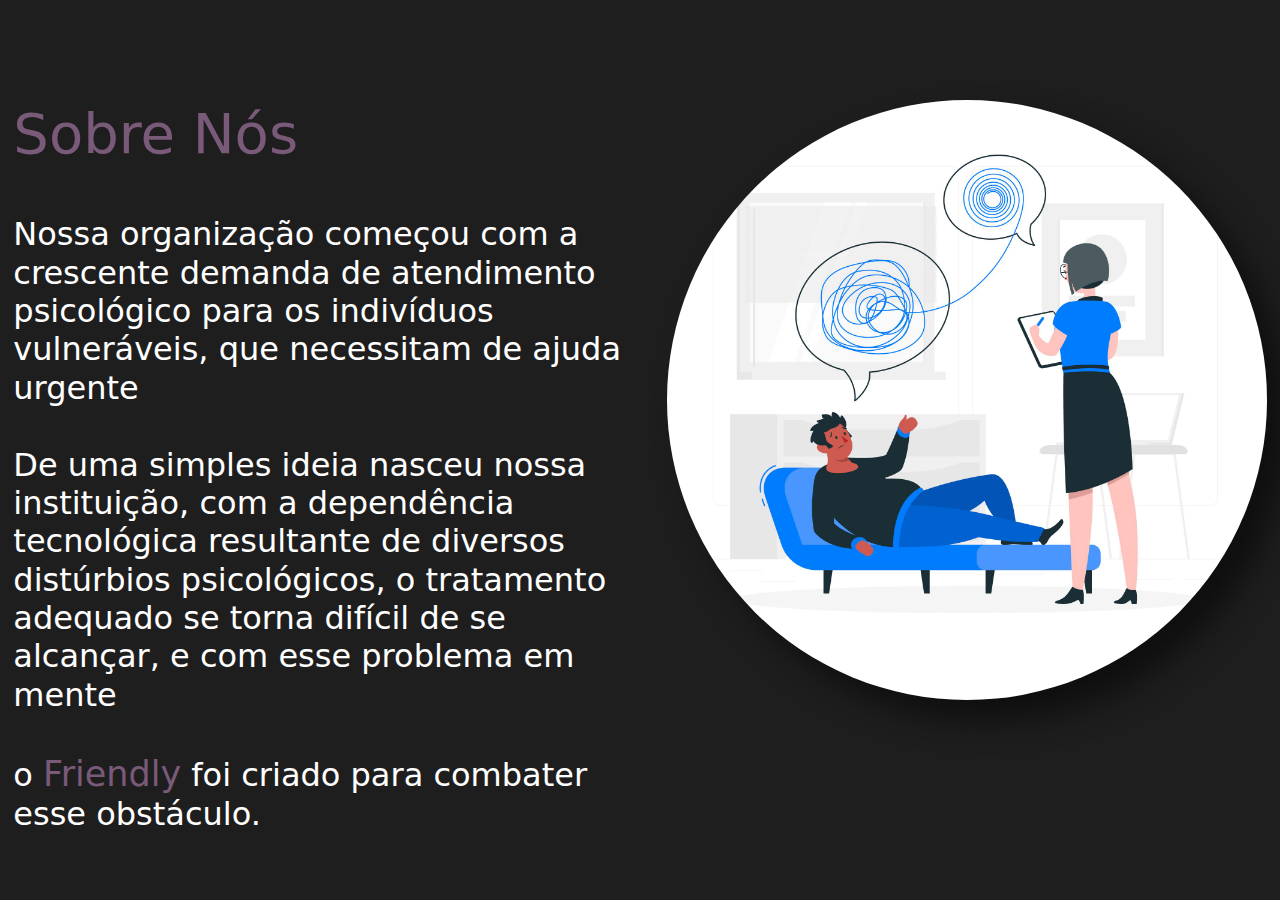
<file: about/index.html>
<!DOCTYPE html>
<html lang="en">
<head>
    <meta charset="UTF-8">
    <meta name="viewport" content="width=device-width, initial-scale=1.0">
    <link rel="stylesheet" href="style.css" />
    <link href="https://cdn.jsdelivr.net/npm/bootstrap@5.3.3/dist/css/bootstrap.min.css" rel="stylesheet" integrity="sha384-QWTKZyjpPEjISv5WaRU9OFeRpok6YctnYmDr5pNlyT2bRjXh0JMhjY6hW+ALEwIH" crossorigin="anonymous">
    <title>Sobre</title>
</head>
<body>
    <div id="navbar-placeholder"></div>
    <main>
        <div class="side-content">
            <div class="left">
                <h1>Sobre Nós</h1>
                <h2>
                    Nossa organização começou com a crescente demanda de atendimento psicológico para os indivíduos vulneráveis, que necessitam de ajuda urgente<br><br>
                    De uma simples ideia nasceu nossa instituição, com a dependência tecnológica resultante de diversos distúrbios psicológicos, o tratamento adequado se torna difícil de se alcançar, e com esse problema em mente<br><br>
                    o <span>Friendly</span> foi criado para combater esse obstáculo.
                </h2>
            </div>
            <div class="right">
                <img class="img-terapy" src="../imgs/3926904.jpg">
            </div>
        </div>
    </main>
    <div id="footer-placeholder"></div>
    <script src="../navbarImporter.js"></script>
    <script src="https://cdn.jsdelivr.net/npm/bootstrap@5.3.3/dist/js/bootstrap.bundle.min.js" integrity="sha384-YvpcrYf0tY3lHB60NNkmXc5s9fDVZLESaAA55NDzOxhy9GkcIdslK1eN7N6jIeHz" crossorigin="anonymous"></script>

</body>
</html>
</file>
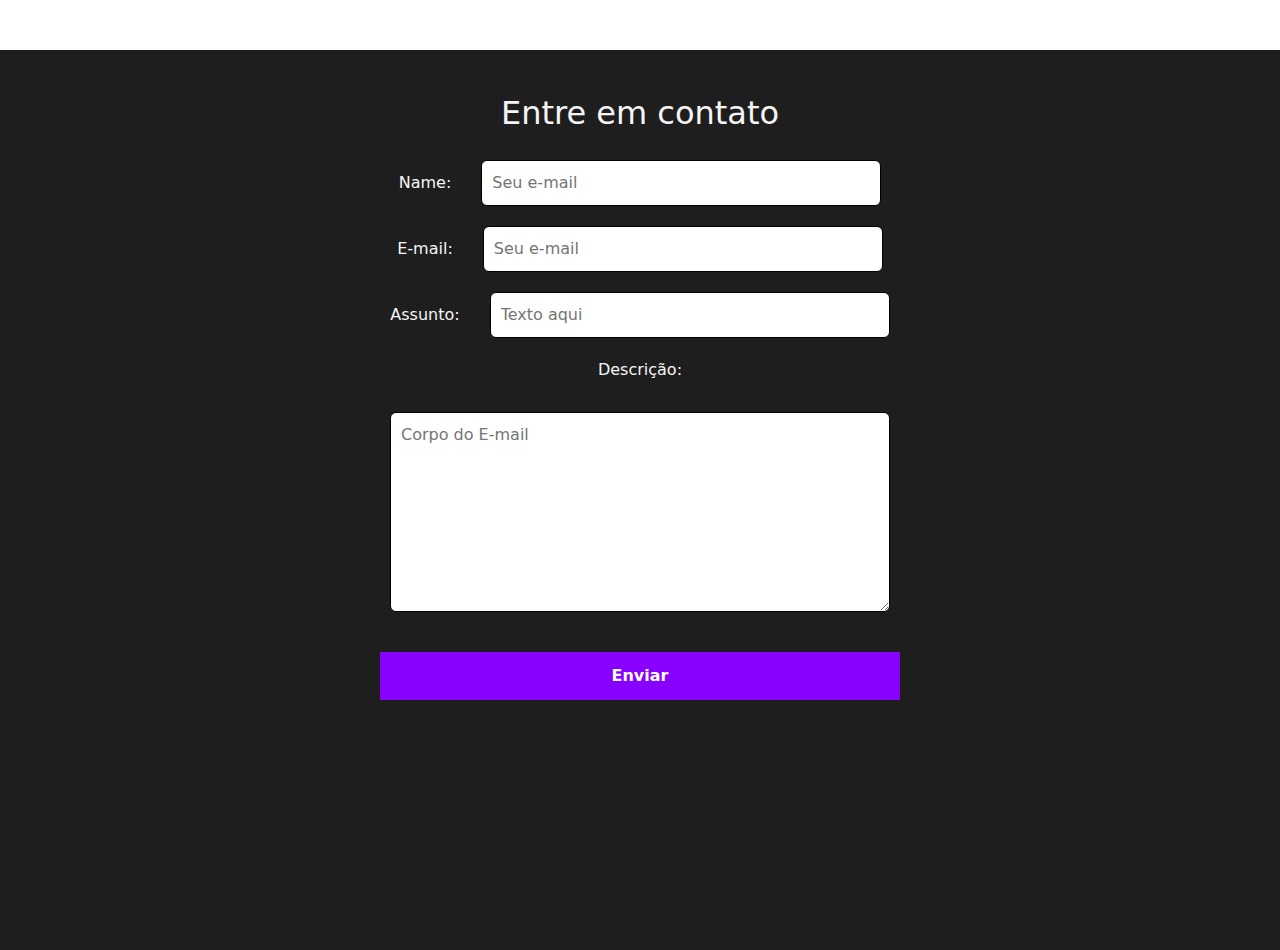
<file: contact/index.html>
<!DOCTYPE html>
<html lang="en">
<head>
    <meta charset="UTF-8">
    <meta name="viewport" content="width=device-width, initial-scale=1.0">
    <link rel="stylesheet" href="style.css"/>
    <link href="https://cdn.jsdelivr.net/npm/bootstrap@5.3.3/dist/css/bootstrap.min.css" rel="stylesheet" integrity="sha384-QWTKZyjpPEjISv5WaRU9OFeRpok6YctnYmDr5pNlyT2bRjXh0JMhjY6hW+ALEwIH" crossorigin="anonymous">
    <title>Contato</title>
</head>
<body>
    <div id="navbar-placeholder"></div>
    <main>
        <div class="inline-row">
            <img/>
            <form action="received.html" method="get">
                <h2 id="title">Entre em contato</h2>
                <div class="form-row">
                    <label>Name: </label>
                    <input id="name-input" type="text" name="name" placeholder="Seu e-mail" required/>
                </div>
                <div class="form-row">
                    <label>E-mail: </label>
                    <input id="email-input" type="email"  name="email" placeholder="Seu e-mail" required/>
                </div>
                <div class="form-row">
                    <label>Assunto: </label>
                    <input id="about-input" type="text" name="about" placeholder="Texto aqui" required/>
                </div>
                <div class="form-row" id="textarea-row">
                    <label>Descrição: </label>
                    <textarea id="textarea-email" name="textarea" placeholder="Corpo do E-mail"></textarea>
                </div>
                <div class="form-row" id="textarea-row"></div>
                    <button type="submit">Enviar</button>
                </div>
            </form>
        </div>
    </main>
    <div id="footer-placeholder"></div>
    <script src="../navbarImporter.js"></script>
    <script src="https://cdn.jsdelivr.net/npm/bootstrap@5.3.3/dist/js/bootstrap.bundle.min.js" integrity="sha384-YvpcrYf0tY3lHB60NNkmXc5s9fDVZLESaAA55NDzOxhy9GkcIdslK1eN7N6jIeHz" crossorigin="anonymous"></script>
</body>
</html>
</file>
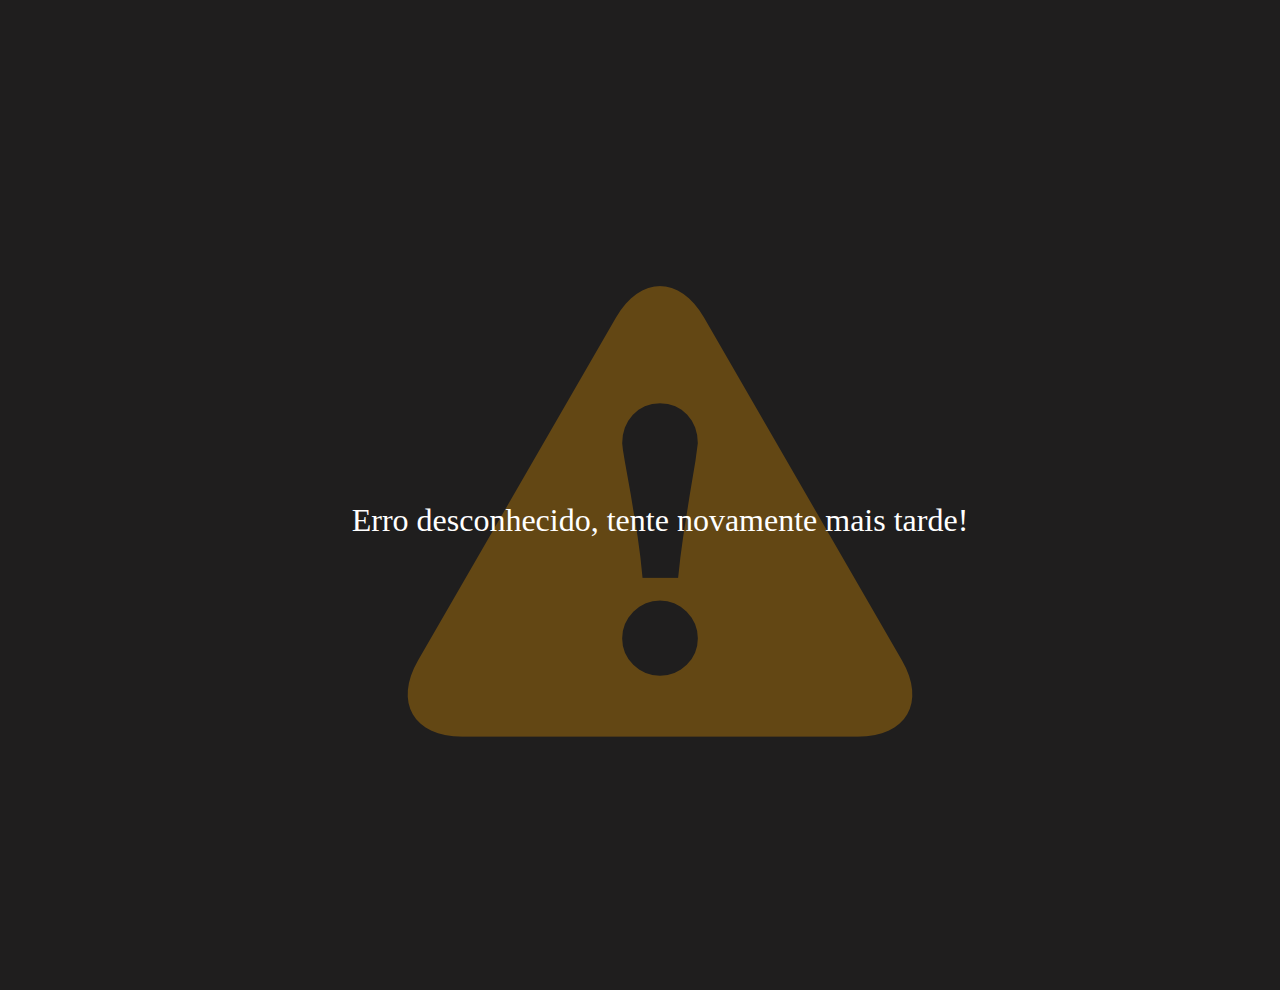
<file: error/index.html>
<!DOCTYPE html>
<html lang="en">
<head>
    <meta charset="UTF-8">
    <meta name="viewport" content="width=device-width, initial-scale=1.0">
    <link rel="stylesheet" href="style.css"/>
    
    <title>Contato</title>
</head>
<body>
    <div id="navbar-placeholder"></div>
    <main>
        <div id="display-info">
            <img id="image-background" src="../imgs/error-icon-25239.png"/>
            <p id="display-text">
                Erro desconhecido, tente novamente mais tarde!
            </p>
        </div>
    </main>
    <div id="footer-placeholder"></div>
    <script src="../navbarImporter.js"></script>
</body>
</html>
</file>
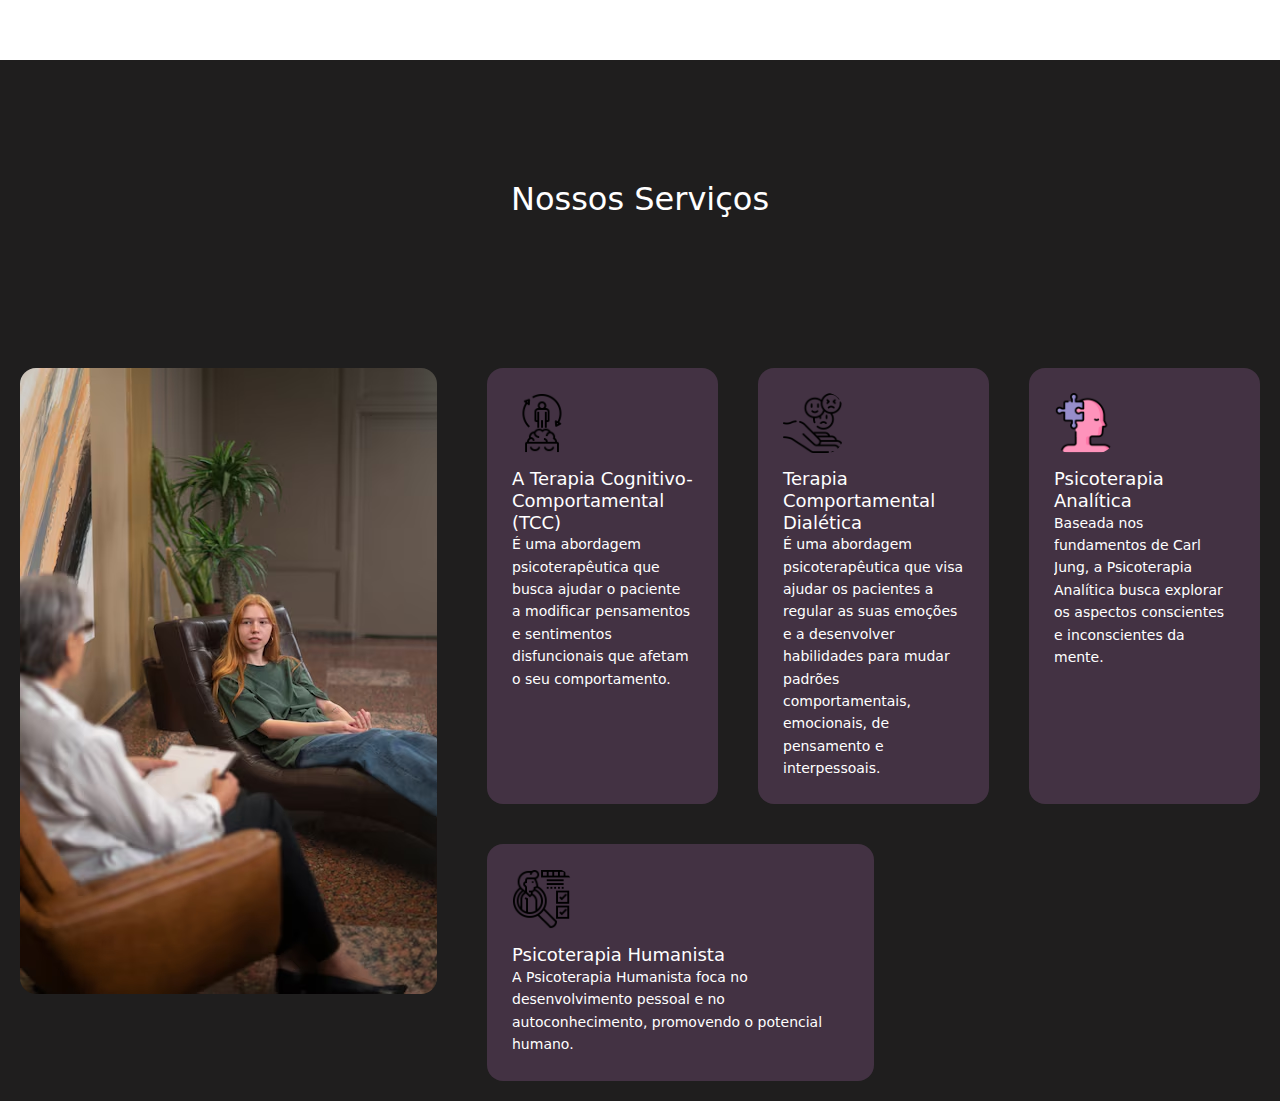
<file: services/index.html>
<!DOCTYPE html>
<html lang="en">
<head>
    <meta charset="UTF-8">
    <meta name="viewport" content="width=device-width, initial-scale=1.0">
    <link rel="stylesheet" href="style.css">
    <link href="https://cdn.jsdelivr.net/npm/bootstrap@5.3.3/dist/css/bootstrap.min.css" rel="stylesheet" integrity="sha384-QWTKZyjpPEjISv5WaRU9OFeRpok6YctnYmDr5pNlyT2bRjXh0JMhjY6hW+ALEwIH" crossorigin="anonymous">
    <title>Services</title>
</head>
<body>
    <div id="navbar-placeholder"></div>
    <main>
        <h2 class="title">Nossos Serviços</h2>
        <div class="side-by-side">
            <img src="../imgs/terapia2.png" alt="Imagem representativa"/>
            <div class="card-container">
                <div class="card-service">
                    <img src="../imgs/comportamento.png" alt="Ícone comportamento"/>
                    <div class="text-div">
                        <h3>A Terapia Cognitivo-Comportamental (TCC)</h3>
                        <p>
                            É uma abordagem psicoterapêutica que busca ajudar o paciente 
                            a modificar pensamentos e sentimentos disfuncionais que afetam o seu comportamento.
                        </p>
                    </div>
                </div>
                <div class="card-service">
                    <img src="../imgs/comportamento(1).png" alt="Ícone comportamento 2"/>
                    <div class="text-div">
                        <h3>Terapia Comportamental Dialética</h3>
                        <p>
                            É uma abordagem psicoterapêutica que visa ajudar os pacientes a regular as suas emoções
                            e a desenvolver habilidades para mudar padrões comportamentais, emocionais, de pensamento e interpessoais.
                        </p>
                    </div>
                </div>
                <div class="card-service">
                    <img src="../imgs/disturbio-mental.png"/>
                    <div class="text-div">
                        <h3>Psicoterapia Analítica</h3>
                        <p>
                            Baseada nos fundamentos de Carl Jung, a Psicoterapia Analítica busca explorar
                            os aspectos conscientes e inconscientes da mente. 
                        </p>
                    </div>
                </div>
                <div class="card-service">
                    <img src="../imgs/comportamento2.png"/>
                    <div class="text-div">
                        <h3>Psicoterapia Humanista</h3>
                        <p>
                            A Psicoterapia Humanista foca no desenvolvimento pessoal e no autoconhecimento,
                            promovendo o potencial humano.
                        </p>
                    </div>
                </div>
                </div>
            </div>
        </div>
    </main>
    <div id="footer-placeholder"></div>
    <script src="https://cdn.jsdelivr.net/npm/bootstrap@5.3.3/dist/js/bootstrap.bundle.min.js" integrity="sha384-YvpcrYf0tY3lHB60NNkmXc5s9fDVZLESaAA55NDzOxhy9GkcIdslK1eN7N6jIeHz" crossorigin="anonymous"></script>
    <script src="../navbarImporter.js"></script>
</body>
</html>
</file>
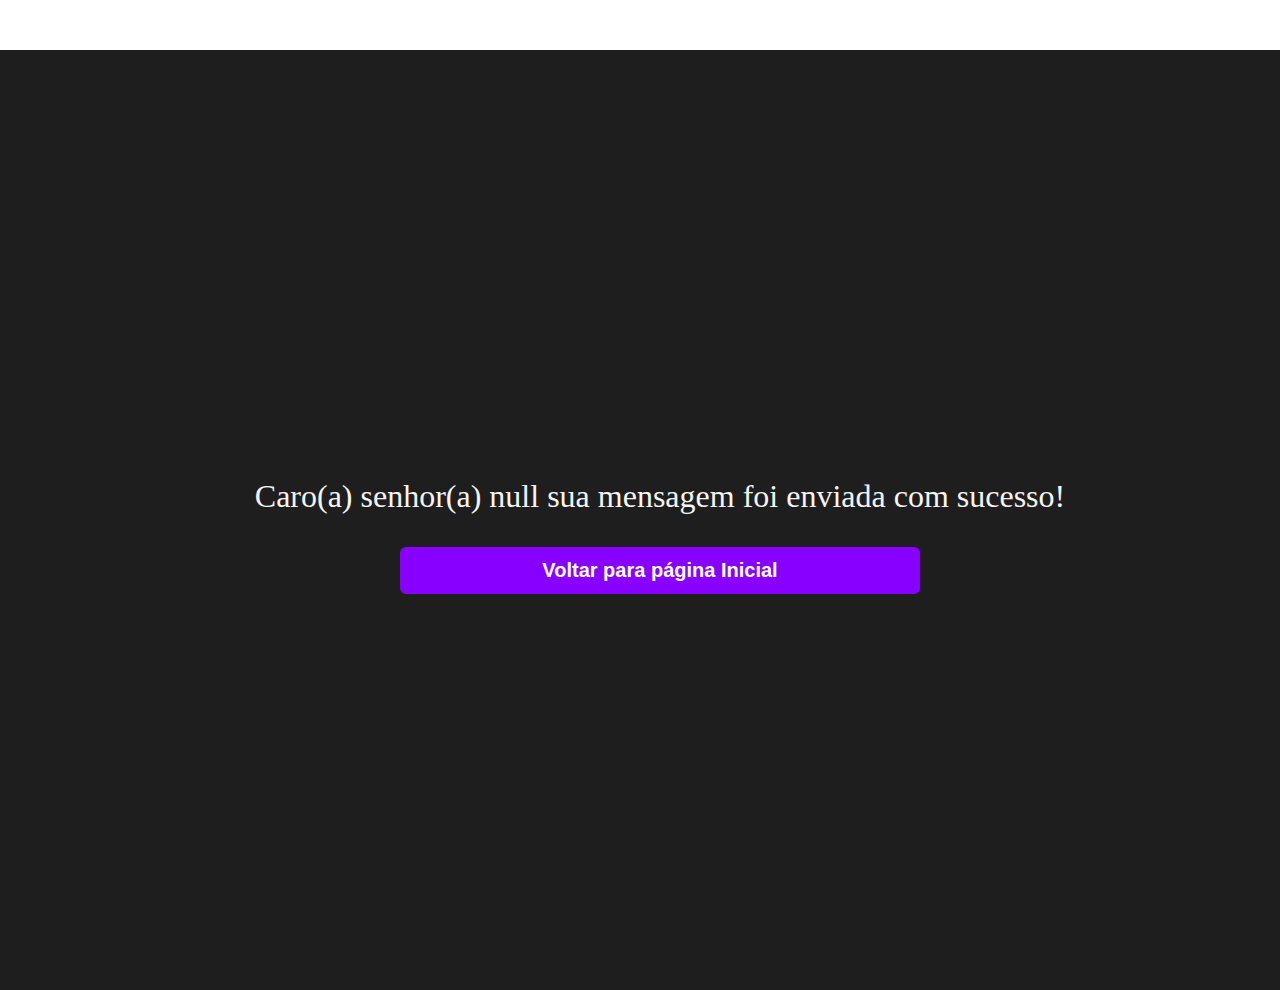
<file: contact/received.html>
<!DOCTYPE html>
<html lang="en">
<head>
    <meta charset="UTF-8">
    <meta name="viewport" content="width=device-width, initial-scale=1.0">
    <link rel="stylesheet" href="style.css"/>
    
    <title>Contato</title>
</head>
<body>
    <div id="navbar-placeholder"></div>
    <main>
        <div id="display-info">
            <p id="display-text">

            </p>
            <button onclick={onButtonClick()}>Voltar para página Inicial</button>
        </div>
    </main>
    <div id="footer-placeholder"></div>
    <script src="../navbarImporter.js"></script>
    <script>
        const params = new URLSearchParams(window.location.search);
        const text = `Caro(a) senhor(a) ${params.get('name')} sua mensagem foi enviada com sucesso!`
        document.getElementById('display-text').textContent = text;

        const onButtonClick = (e) => {
            window.location.replace("http://127.0.0.1:5500/");
        }
    </script>
</body>
</html>
</file>
<file: about/style.css>
* {
    margin: 0;
    padding: 0;
    box-sizing: border-box;
    background-color: rgb(31, 30, 30);

}

html, body {
    margin: 0;
    padding: 0;
    background-color: var(--black);
}

:root {
    --black: rgb(31, 30, 30);
    --purple: rgb(121, 90, 121);
}

body span {
    color: var(--purple);
    font-size: 35px;
}

h1 {
    padding-bottom: 40px;
}

main {
    margin-top: 100px; 
    height: 80vh;
    background-color: var(--black);
}

main .side-content {
    display: flex;
    justify-content: space-evenly;
}

main .side-content .left {
    width: 50%;
    color: rgb(255, 255, 255);
}

main .side-content .left h1 {
    font-size: 3.5rem;
    color: var(--purple);
}

main .side-content .left p {
    font-size: 1.3rem;
    padding-top: 50px;
}

main .side-content .right .img-terapy {
    width: 600px;
    border-radius: 50%;
    box-shadow: 20px 20px 30px rgb(15, 15, 15);
}
</file>
<file: contact/style.css>
body {
    margin: 0;
    padding: 0;
}

main {
    margin-top: 50px;
    height: 100%;
    min-height: 100vh;
    padding: 20px;
    background-color: rgb(31, 30, 30);
}

label, h2, p {
    color: whitesmoke;
}

form h2 {
    color: whitesmoke;
}

form {
    display: flex;
    justify-content: center;
    align-items: center;
    flex-direction: column;
    gap: 20px;
}

.form-row {
    display: flex;
    justify-content: center;
    align-items: center;
    gap: 30px;
}
.form-row input {
    width: 400px;
    padding: 10px;
}

.form-row textarea {
    padding: 10px;
}

.form-row input,textarea {
    border-radius: 6px;
    border: 1px solid black;
}

#textarea-email {
    width: 500px;
    height: 200px;
}

#textarea-row {
    display: flex;
    flex-direction: column;
}

button {
    width: 520px;
    padding: 10px;
    font-size: 20px;
    font-weight: 700;
    color: white;
    background-color: #8800ff;
    border: 2px solid #8800ff;
    border-radius: 6px;
    cursor: pointer;
    transition: background 300ms ease;
    &:hover {
        background-color: rgb(31, 30, 30);
        color: #8800ff;
    }
}

#display-info {
    width: 100vw;
    height: 100vh;
    display: flex;
    justify-content: center;
    align-items: center;
    flex-direction: column;
}

#display-text {
    font-size: xx-large;
}
</file>
<file: error/style.css>
body {
    margin: 0;
    padding: 0;
    background-color: rgb(31, 30, 30);
}

main {
    margin-top: 50px;
    height: 100%;
    min-height: 100vh;
    padding: 20px;
    background-color: rgb(31, 30, 30);
}

label, h2, p {
    color: white;
}
form {
    display: flex;
    justify-content: center;
    align-items: center;
    flex-direction: column;
    gap: 20px;
}

.form-row {
    display: flex;
    justify-content: center;
    align-items: center;
    gap: 30px;
}
.form-row input {
    width: 400px;
    padding: 10px;
}

.form-row textarea {
    padding: 10px;
}

.form-row input,textarea {
    border-radius: 6px;
    border: 1px solid black;
}

#textarea-email {
    width: 500px;
    height: 200px;
}

#textarea-row {
    display: flex;
    flex-direction: column;
}

button {
    width: 520px;
    padding: 10px;
    font-size: 20px;
    font-weight: 700;
    color: white;
    background-color: #8800ff;
    border: 2px solid #8800ff;
    border-radius: 6px;
    cursor: pointer;
    transition: background 300ms ease;
    &:hover {
        background-color: rgb(31, 30, 30);
        color: #8800ff;
    }
}

#display-info {
    width: 100vw;
    height: 100vh;
    display: flex;
    justify-content: center;
    align-items: center;
    flex-direction: column;
}

#display-text {
    z-index: 1;
    font-size: xx-large;
}

#image-background {
    position: absolute;
    z-index: 0;
    opacity: 0.3;
}
</file>
<file: services/style.css>
* {
    margin: 0;
    padding: 0;
    box-sizing: border-box;
}

body h2 {
    margin-bottom: 150px;
}

main {
    margin-top: 60px;
    min-height: 100vh;
    padding: 20px;
    background-color: rgb(31, 30, 30);
    color: white;
}

main .side-by-side {
    display: flex;
    align-items: flex-start;
    justify-content: space-between;
    gap: 50px;
}

main .side-by-side img {
    max-width: 40%;
    height: auto;
    border-radius: 16px;
    object-fit: cover;
}

.title {
    margin-top: 100px;
    text-align: center;
    font-size: 32px;
}

.card-container {
    display: flex;
    flex-wrap: wrap;
    gap: 40px;
    width: 100%;
}

.card-service {
    flex: 1 1 0;
    max-width: 50%;
    background-color: rgb(67, 50, 67);
    padding: 25px;
    border-radius: 16px;
    display: flex;
    flex-direction: column;
    gap: 15px;
    transition: all 300ms ease;
    cursor: pointer;
}

.card-service:hover {
    transform: scale(1.05);
}

.card-service img {
    width: 60px;
    height: 60px;
    border-radius: 8px;
}

.card-service h3 {
    font-size: 18px;
    margin: 0;
    color: white;
}

.card-service p {
    font-size: 14px;
    line-height: 1.6;
    color: white;
    margin: 0;
    word-wrap: break-word;
    overflow: hidden;
}
</file>
